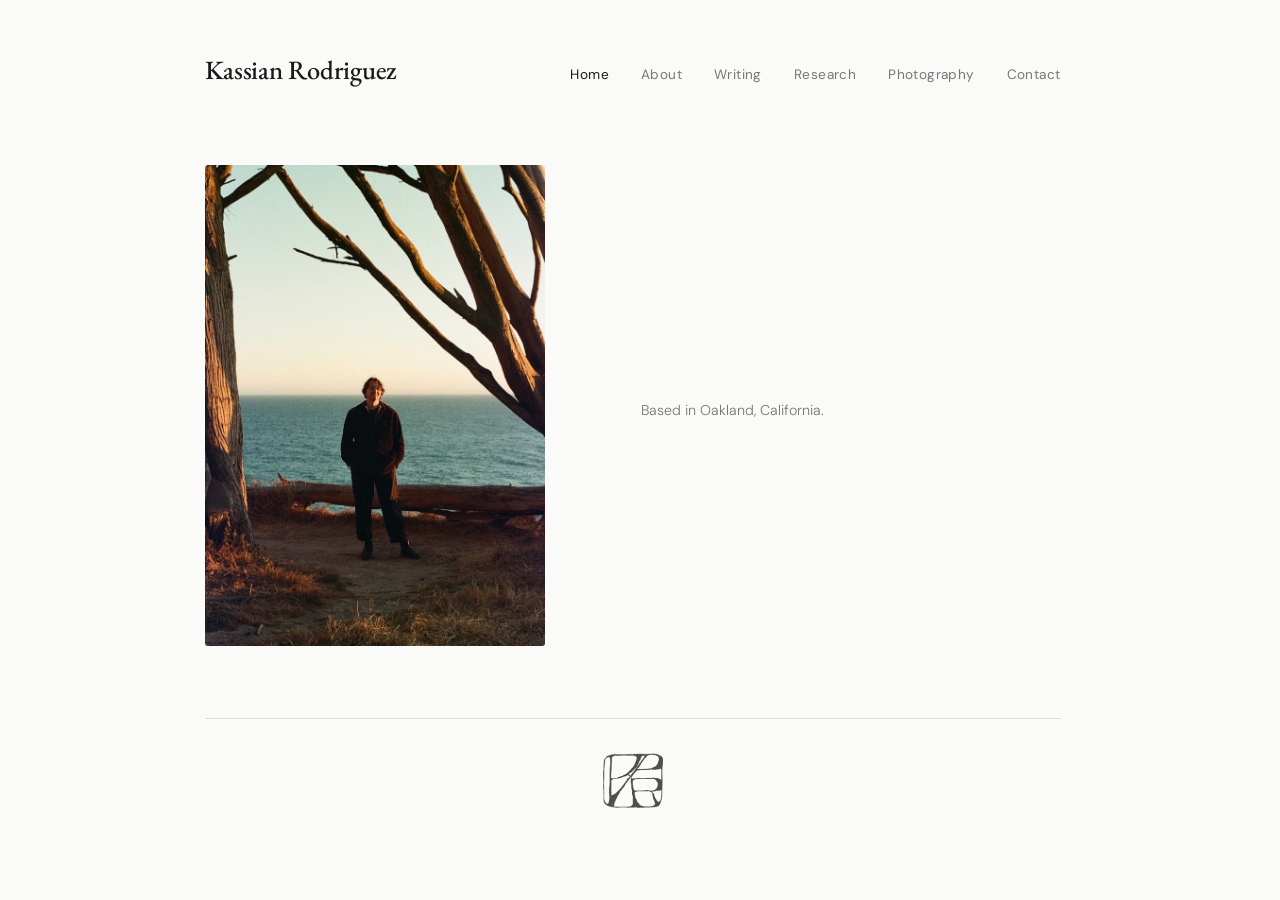
<file: index.html>
<!DOCTYPE html>
<html lang="en">
<head>
    <meta charset="UTF-8">
    <meta name="viewport" content="width=device-width, initial-scale=1.0">
    <title>Kassian Rodriguez</title>
    <link rel="preload" href="assets/fonts/eb-garamond-v32-latin-regular.woff2" as="font" type="font/woff2" crossorigin>
    <link rel="preload" href="assets/fonts/eb-garamond-v32-latin-500.woff2" as="font" type="font/woff2" crossorigin>
    <link rel="preload" href="assets/fonts/dm-sans-v17-latin-300.woff2" as="font" type="font/woff2" crossorigin>
    <link rel="preload" href="assets/fonts/dm-sans-v17-latin-regular.woff2" as="font" type="font/woff2" crossorigin>
    <link rel="stylesheet" href="style.css">
    <link rel="apple-touch-icon" sizes="180x180" href="/apple-touch-icon.png">
    <link rel="icon" type="image/png" sizes="32x32" href="/favicon-32x32.png">
    <link rel="icon" type="image/png" sizes="16x16" href="/favicon-16x16.png">
    <link rel="manifest" href="/site.webmanifest">
    <script data-goatcounter="https://kassianrodriguez.goatcounter.com/count"
        async src="//gc.zgo.at/count.js"></script>  
</head>
<body>
    <div class="site-wrapper">
        <header class="site-header">
            <div class="site-title">
                <a href="index.html">Kassian Rodriguez</a>
            </div>
            <nav class="site-nav">
                <a href="index.html" class="active">Home</a>
                <a href="about.html">About</a>
                <a href="writing.html">Writing</a>
                <a href="research.html">Research</a>
                <a href="photography.html">Photography</a>
                <a href="contact.html">Contact</a>
            </nav>
        </header>


        <main class="home-content">
            <div class="hero">
                <div class="hero-image">
                    <img src="assets/portrait.jpeg" alt="K.P. Rodriguez">
                </div>
                <div class="hero-text">
                    <p class="hero-location">Based in Oakland, California.</p>
                </div>
            </div>
        </main>

        <div class="divider"></div>
        <footer class="site-footer">
            <a href="index.html" class="footer-monogram">
                <img src="assets/kpr-monogram.png" alt="K.P. Rodriguez monogram">
            </a>
        </footer>
    </div>
</body>
</html>
</file>
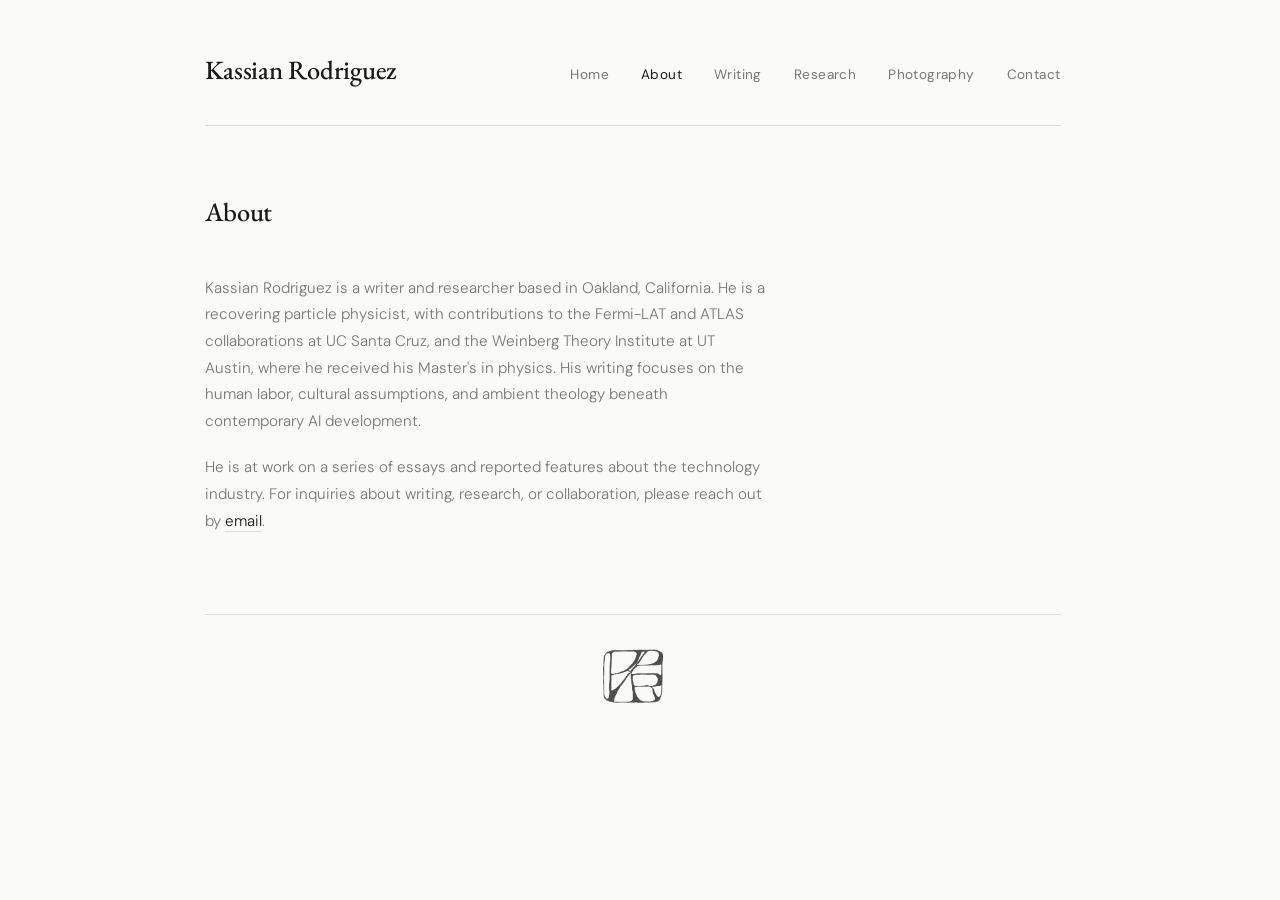
<file: about.html>
<!DOCTYPE html>
<html lang="en">
<head>
    <meta charset="UTF-8">
    <meta name="viewport" content="width=device-width, initial-scale=1.0">
    <title>About — Kassian Rodriguez</title>
    <link rel="preload" href="assets/fonts/eb-garamond-v32-latin-regular.woff2" as="font" type="font/woff2" crossorigin>
    <link rel="preload" href="assets/fonts/eb-garamond-v32-latin-500.woff2" as="font" type="font/woff2" crossorigin>
    <link rel="preload" href="assets/fonts/dm-sans-v17-latin-300.woff2" as="font" type="font/woff2" crossorigin>
    <link rel="preload" href="assets/fonts/dm-sans-v17-latin-regular.woff2" as="font" type="font/woff2" crossorigin>
    <link rel="stylesheet" href="style.css">
    <link rel="apple-touch-icon" sizes="180x180" href="/apple-touch-icon.png">
    <link rel="icon" type="image/png" sizes="32x32" href="/favicon-32x32.png">
    <link rel="icon" type="image/png" sizes="16x16" href="/favicon-16x16.png">
    <link rel="manifest" href="/site.webmanifest">
    <script data-goatcounter="https://kassianrodriguez.goatcounter.com/count"
        async src="//gc.zgo.at/count.js"></script>
</head>
<body>
    <div class="site-wrapper">
        <header class="site-header">
            <div class="site-title">
                <a href="index.html">Kassian Rodriguez</a>
            </div>
            <nav class="site-nav">
                <a href="index.html">Home</a>
                <a href="about.html" class="active">About</a>
                <a href="writing.html">Writing</a>
                <a href="research.html">Research</a>
                <a href="photography.html">Photography</a>
                <a href="contact.html">Contact</a>
            </nav>
        </header>

        <div class="divider"></div>

        <main class="about-content">
            <h1 class="page-title">About</h1>

            <div class="about-text">
                <p>
                   Kassian Rodriguez is a writer and researcher based in Oakland, California. He is a recovering particle physicist, with contributions to the Fermi-LAT and ATLAS collaborations at UC Santa Cruz, and the Weinberg Theory Institute at UT Austin, where he received his Master's in physics. His writing focuses on the human labor, cultural assumptions, and ambient theology beneath contemporary AI development.
                </p>

                <p>
                    He is at work on a series of essays and reported features about the technology industry.
                    For inquiries about writing, research, or collaboration, please reach out by
                    <a href="mailto:kassian@kassianrodriguez.com">email</a>.
                </p>
            </div>
        </main>

        <div class="divider" style="margin-top: 3rem;"></div>

        <footer class="site-footer">
            <a href="index.html" class="footer-monogram">
                <img src="assets/kpr-monogram.png" alt="K.P. Rodriguez monogram">
            </a>
        </footer>
    </div>
</body>
</html>
</file>
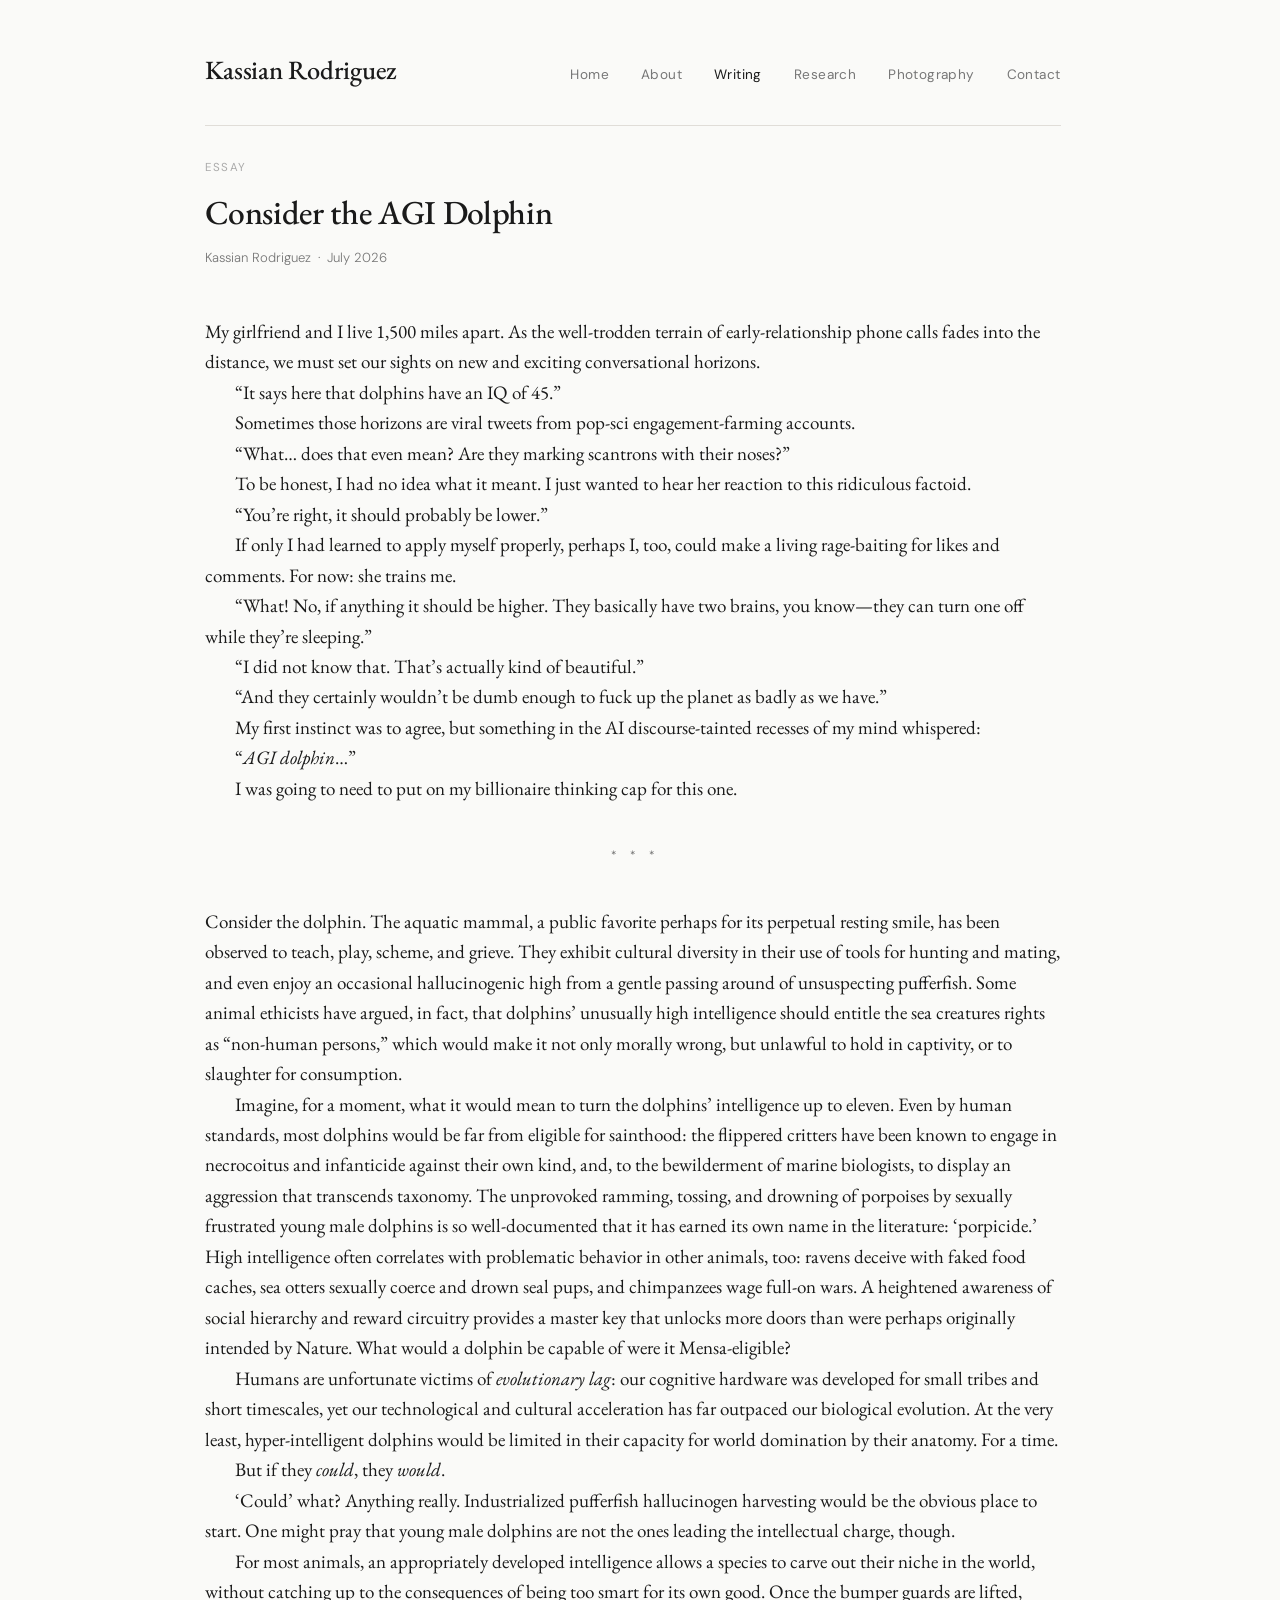
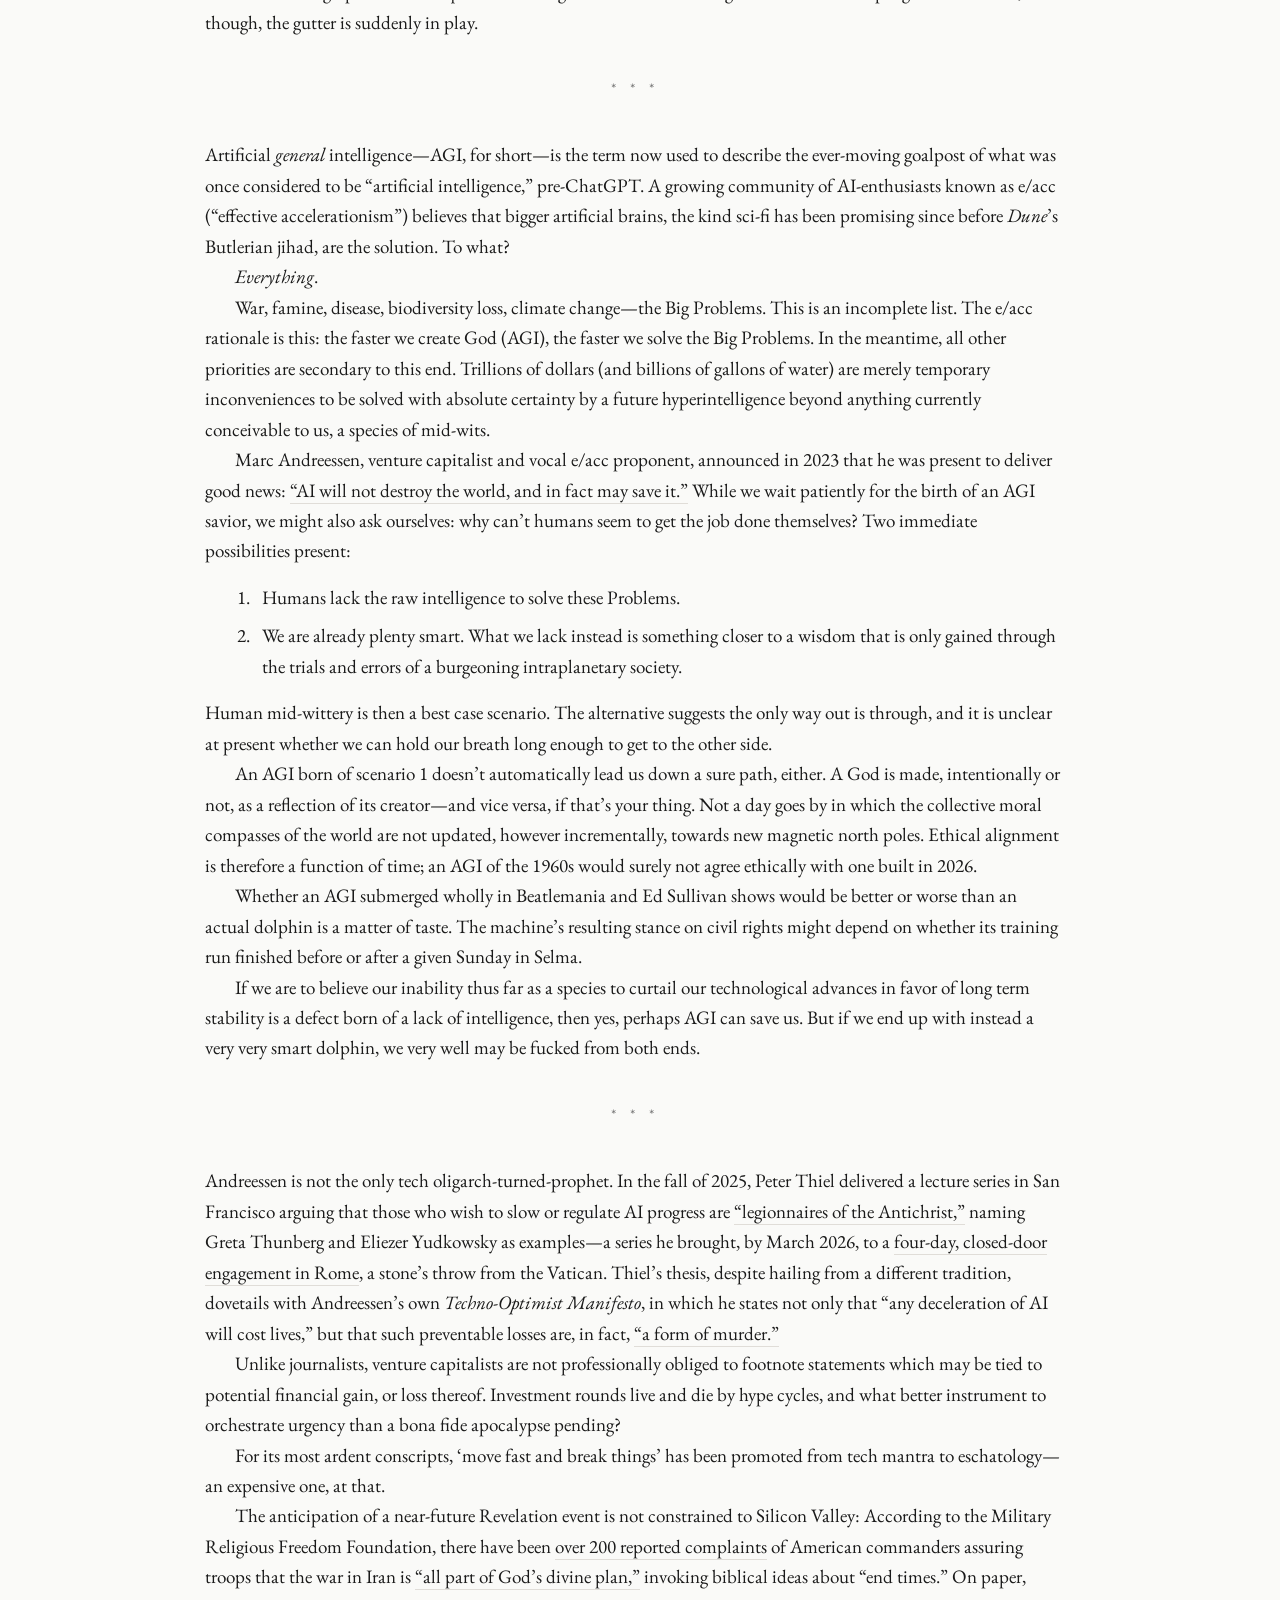
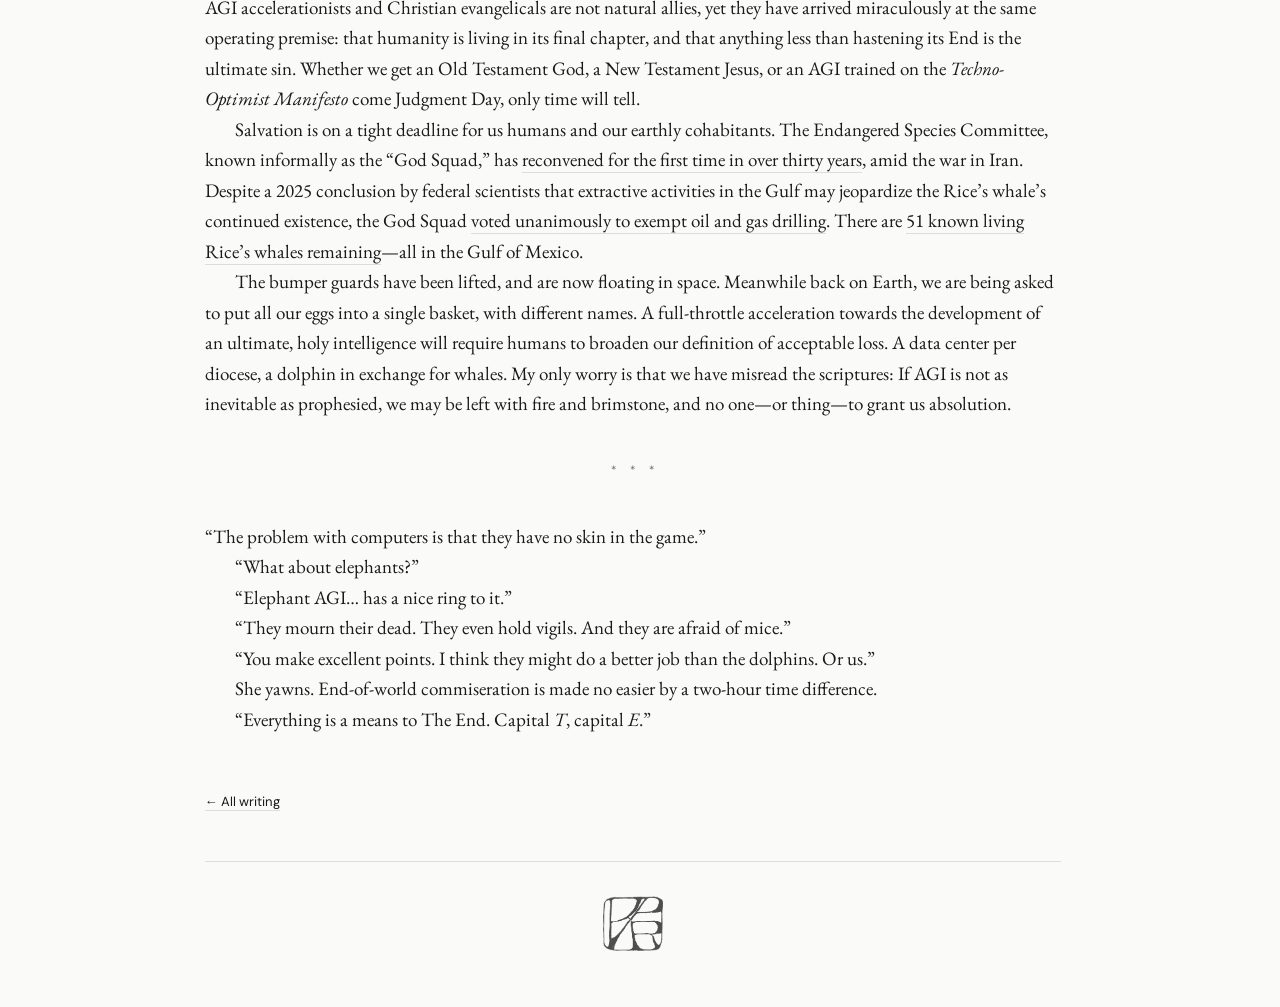
<file: consider-the-agi-dolphin.html>
<!DOCTYPE html>
<html lang="en">
<head>
    <meta charset="UTF-8">
    <meta name="viewport" content="width=device-width, initial-scale=1.0">
    <title>Consider the AGI Dolphin — Kassian Rodriguez</title>
    <meta name="description" content="On dolphins, accelerationists, and the ambient theology of artificial general intelligence.">
    <meta property="og:type" content="article">
    <meta property="og:title" content="Consider the AGI Dolphin">
    <meta property="og:description" content="On dolphins, accelerationists, and the ambient theology of artificial general intelligence.">
    <meta property="og:url" content="https://kassianrodriguez.com/consider-the-agi-dolphin.html">
    <meta property="og:image" content="https://kassianrodriguez.com/assets/portrait.jpeg">
    <meta property="article:author" content="Kassian Rodriguez">
    <meta property="article:published_time" content="2026-07">
    <link rel="preload" href="assets/fonts/eb-garamond-v32-latin-regular.woff2" as="font" type="font/woff2" crossorigin>
    <link rel="preload" href="assets/fonts/eb-garamond-v32-latin-500.woff2" as="font" type="font/woff2" crossorigin>
    <link rel="preload" href="assets/fonts/eb-garamond-v32-latin-italic.woff2" as="font" type="font/woff2" crossorigin>
    <link rel="preload" href="assets/fonts/dm-sans-v17-latin-300.woff2" as="font" type="font/woff2" crossorigin>
    <link rel="preload" href="assets/fonts/dm-sans-v17-latin-regular.woff2" as="font" type="font/woff2" crossorigin>
    <link rel="stylesheet" href="style.css">
    <link rel="apple-touch-icon" sizes="180x180" href="/apple-touch-icon.png">
    <link rel="icon" type="image/png" sizes="32x32" href="/favicon-32x32.png">
    <link rel="icon" type="image/png" sizes="16x16" href="/favicon-16x16.png">
    <link rel="manifest" href="/site.webmanifest">
    <script data-goatcounter="https://kassianrodriguez.goatcounter.com/count"
        async src="//gc.zgo.at/count.js"></script>
</head>
<body>
    <div class="site-wrapper">
        <header class="site-header">
            <div class="site-title">
                <a href="index.html">Kassian Rodriguez</a>
            </div>
            <nav class="site-nav">
                <a href="index.html">Home</a>
                <a href="about.html">About</a>
                <a href="writing.html" class="active">Writing</a>
                <a href="research.html">Research</a>
                <a href="photography.html">Photography</a>
                <a href="contact.html">Contact</a>
            </nav>
        </header>

        <div class="divider"></div>

        <main class="essay">
            <header class="essay-header">
                <p class="essay-kicker">Essay</p>
                <h1 class="essay-title">Consider the AGI Dolphin</h1>
                <p class="essay-byline">Kassian Rodriguez&ensp;·&ensp;July 2026</p>
            </header>

            <div class="essay-body">
                <p>My girlfriend and I live 1,500 miles apart. As the well-trodden terrain of early-relationship phone calls fades into the distance, we must set our sights on new and exciting conversational horizons.</p>
                <p>&ldquo;It says here that dolphins have an IQ of 45.&rdquo;</p>
                <p>Sometimes those horizons are viral tweets from pop-sci engagement-farming accounts.</p>
                <p>&ldquo;What&hellip; does that even mean? Are they marking scantrons with their noses?&rdquo;</p>
                <p>To be honest, I had no idea what it meant. I just wanted to hear her reaction to this ridiculous factoid.</p>
                <p>&ldquo;You&rsquo;re right, it should probably be lower.&rdquo;</p>
                <p>If only I had learned to apply myself properly, perhaps I, too, could make a living rage-baiting for likes and comments. For now: she trains me.</p>
                <p>&ldquo;What! No, if anything it should be higher. They basically have two brains, you know&mdash;they can turn one off while they&rsquo;re sleeping.&rdquo;</p>
                <p>&ldquo;I did not know that. That&rsquo;s actually kind of beautiful.&rdquo;</p>
                <p>&ldquo;And they certainly wouldn&rsquo;t be dumb enough to fuck up the planet as badly as we have.&rdquo;</p>
                <p>My first instinct was to agree, but something in the AI discourse-tainted recesses of my mind whispered:</p>
                <p>&ldquo;<em>AGI dolphin</em>&hellip;&rdquo;</p>
                <p>I was going to need to put on my billionaire thinking cap for this one.</p>

                <p class="dinkus" aria-hidden="true">***</p>

                <p>Consider the dolphin. The aquatic mammal, a public favorite perhaps for its perpetual resting smile, has been observed to teach, play, scheme, and grieve. They exhibit cultural diversity in their use of tools for hunting and mating, and even enjoy an occasional hallucinogenic high from a gentle passing around of unsuspecting pufferfish. Some animal ethicists have argued, in fact, that dolphins&rsquo; unusually high intelligence should entitle the sea creatures rights as &ldquo;non-human persons,&rdquo; which would make it not only morally wrong, but unlawful to hold in captivity, or to slaughter for consumption.</p>
                <p>Imagine, for a moment, what it would mean to turn the dolphins&rsquo; intelligence up to eleven. Even by human standards, most dolphins would be far from eligible for sainthood: the flippered critters have been known to engage in necrocoitus and infanticide against their own kind, and, to the bewilderment of marine biologists, to display an aggression that transcends taxonomy. The unprovoked ramming, tossing, and drowning of porpoises by sexually frustrated young male dolphins is so well-documented that it has earned its own name in the literature: &lsquo;porpicide.&rsquo; High intelligence often correlates with problematic behavior in other animals, too: ravens deceive with faked food caches, sea otters sexually coerce and drown seal pups, and chimpanzees wage full-on wars. A heightened awareness of social hierarchy and reward circuitry provides a master key that unlocks more doors than were perhaps originally intended by Nature. What would a dolphin be capable of were it Mensa-eligible?</p>
                <p>Humans are unfortunate victims of <em>evolutionary lag</em>: our cognitive hardware was developed for small tribes and short timescales, yet our technological and cultural acceleration has far outpaced our biological evolution. At the very least, hyper-intelligent dolphins would be limited in their capacity for world domination by their anatomy. For a time.</p>
                <p>But if they <em>could</em>, they <em>would</em>.</p>
                <p>&lsquo;Could&rsquo; what? Anything really. Industrialized pufferfish hallucinogen harvesting would be the obvious place to start. One might pray that young male dolphins are not the ones leading the intellectual charge, though.</p>
                <p>For most animals, an appropriately developed intelligence allows a species to carve out their niche in the world, without catching up to the consequences of being too smart for its own good. Once the bumper guards are lifted, though, the gutter is suddenly in play.</p>

                <p class="dinkus" aria-hidden="true">***</p>

                <p>Artificial <em>general</em> intelligence&mdash;AGI, for short&mdash;is the term now used to describe the ever-moving goalpost of what was once considered to be &ldquo;artificial intelligence,&rdquo; pre-ChatGPT. A growing community of AI-enthusiasts known as e/acc (&ldquo;effective accelerationism&rdquo;) believes that bigger artificial brains, the kind sci-fi has been promising since before <em>Dune</em>&rsquo;s Butlerian jihad, are the solution. To what?</p>
                <p><em>Everything</em>.</p>
                <p>War, famine, disease, biodiversity loss, climate change&mdash;the Big Problems. This is an incomplete list. The e/acc rationale is this: the faster we create God (AGI), the faster we solve the Big Problems. In the meantime, all other priorities are secondary to this end. Trillions of dollars (and billions of gallons of water) are merely temporary inconveniences to be solved with absolute certainty by a future hyperintelligence beyond anything currently conceivable to us, a species of mid-wits.</p>
                <p>Marc Andreessen, venture capitalist and vocal e/acc proponent, announced in 2023 that he was present to deliver good news: <a href="https://a16z.com/ai-will-save-the-world/">&ldquo;AI will not destroy the world, and in fact may save it.&rdquo;</a> While we wait patiently for the birth of an AGI savior, we might also ask ourselves: why can&rsquo;t humans seem to get the job done themselves? Two immediate possibilities present:</p>
                <ol>
                    <li>Humans lack the raw intelligence to solve these Problems.</li>
                    <li>We are already plenty smart. What we lack instead is something closer to a wisdom that is only gained through the trials and errors of a burgeoning intraplanetary society.</li>
                </ol>
                <p>Human mid-wittery is then a best case scenario. The alternative suggests the only way out is through, and it is unclear at present whether we can hold our breath long enough to get to the other side.</p>
                <p>An AGI born of scenario 1 doesn&rsquo;t automatically lead us down a sure path, either. A God is made, intentionally or not, as a reflection of its creator&mdash;and vice versa, if that&rsquo;s your thing. Not a day goes by in which the collective moral compasses of the world are not updated, however incrementally, towards new magnetic north poles. Ethical alignment is therefore a function of time; an AGI of the 1960s would surely not agree ethically with one built in 2026.</p>
                <p>Whether an AGI submerged wholly in Beatlemania and Ed Sullivan shows would be better or worse than an actual dolphin is a matter of taste. The machine&rsquo;s resulting stance on civil rights might depend on whether its training run finished before or after a given Sunday in Selma.</p>
                <p>If we are to believe our inability thus far as a species to curtail our technological advances in favor of long term stability is a defect born of a lack of intelligence, then yes, perhaps AGI can save us. But if we end up with instead a very very smart dolphin, we very well may be fucked from both ends.</p>

                <p class="dinkus" aria-hidden="true">***</p>

                <p>Andreessen is not the only tech oligarch-turned-prophet. In the fall of 2025, Peter Thiel delivered a lecture series in San Francisco arguing that those who wish to slow or regulate AI progress are <a href="https://religionnews.com/2026/01/02/tech-revival-after-peter-thiels-antichrist-talks-theres-hope-and-wariness/">&ldquo;legionnaires of the Antichrist,&rdquo;</a> naming Greta Thunberg and Eliezer Yudkowsky as examples&mdash;a series he brought, by March 2026, to a <a href="https://www.pbs.org/newshour/nation/peter-thiel-brings-his-lectures-on-the-antichrist-to-the-vaticans-doorstep">four-day, closed-door engagement in Rome</a>, a stone&rsquo;s throw from the Vatican. Thiel&rsquo;s thesis, despite hailing from a different tradition, dovetails with Andreessen&rsquo;s own <em>Techno-Optimist Manifesto</em>, in which he states not only that &ldquo;any deceleration of AI will cost lives,&rdquo; but that such preventable losses are, in fact, <a href="https://thehill.com/policy/technology/4261105-andreessen-ai-warning-cost-lives/">&ldquo;a form of murder.&rdquo;</a></p>
                <p>Unlike journalists, venture capitalists are not professionally obliged to footnote statements which may be tied to potential financial gain, or loss thereof. Investment rounds live and die by hype cycles, and what better instrument to orchestrate urgency than a bona fide apocalypse pending?</p>
                <p>For its most ardent conscripts, &lsquo;move fast and break things&rsquo; has been promoted from tech mantra to eschatology&mdash;an expensive one, at that.</p>
                <p>The anticipation of a near-future Revelation event is not constrained to Silicon Valley: According to the Military Religious Freedom Foundation, there have been <a href="https://www.military.com/daily-news/2026/03/03/military-officers-accused-of-framing-iran-war-biblical-mandate.html">over 200 reported complaints</a> of American commanders assuring troops that the war in Iran is <a href="https://jonathanlarsen.substack.com/p/us-troops-were-told-iran-war-is-for">&ldquo;all part of God&rsquo;s divine plan,&rdquo;</a> invoking biblical ideas about &ldquo;end times.&rdquo; On paper, AGI accelerationists and Christian evangelicals are not natural allies, yet they have arrived miraculously at the same operating premise: that humanity is living in its final chapter, and that anything less than hastening its End is the ultimate sin. Whether we get an Old Testament God, a New Testament Jesus, or an AGI trained on the <em>Techno-Optimist Manifesto</em> come Judgment Day, only time will tell.</p>
                <p>Salvation is on a tight deadline for us humans and our earthly cohabitants. The Endangered Species Committee, known informally as the &ldquo;God Squad,&rdquo; has <a href="https://www.washingtonpost.com/climate-environment/2026/03/31/trump-god-squad-rices-whales-endangered-species/">reconvened for the first time in over thirty years</a>, amid the war in Iran. Despite a 2025 conclusion by federal scientists that extractive activities in the Gulf may jeopardize the Rice&rsquo;s whale&rsquo;s continued existence, the God Squad <a href="https://www.cnn.com/2026/03/31/climate/trump-god-squad-rices-whale-gulf-oil">voted unanimously to exempt oil and gas drilling</a>. There are <a href="https://www.endangered.org/how-many-whales-does-it-take-to-save-a-species-the-story-of-the-rices-whale/">51 known living Rice&rsquo;s whales remaining</a>&mdash;all in the Gulf of Mexico.</p>
                <p>The bumper guards have been lifted, and are now floating in space. Meanwhile back on Earth, we are being asked to put all our eggs into a single basket, with different names. A full-throttle acceleration towards the development of an ultimate, holy intelligence will require humans to broaden our definition of acceptable loss. A data center per diocese, a dolphin in exchange for whales. My only worry is that we have misread the scriptures: If AGI is not as inevitable as prophesied, we may be left with fire and brimstone, and no one&mdash;or thing&mdash;to grant us absolution.</p>

                <p class="dinkus" aria-hidden="true">***</p>

                <p>&ldquo;The problem with computers is that they have no skin in the game.&rdquo;</p>
                <p>&ldquo;What about elephants?&rdquo;</p>
                <p>&ldquo;Elephant AGI&hellip; has a nice ring to it.&rdquo;</p>
                <p>&ldquo;They mourn their dead. They even hold vigils. And they are afraid of mice.&rdquo;</p>
                <p>&ldquo;You make excellent points. I think they might do a better job than the dolphins. Or us.&rdquo;</p>
                <p>She yawns. End-of-world commiseration is made no easier by a two-hour time difference.</p>
                <p>&ldquo;Everything is a means to The End. Capital <em>T</em>, capital <em>E</em>.&rdquo;</p>
            </div>

            <footer class="essay-footer">
                <a href="writing.html">&larr; All writing</a>
            </footer>
        </main>

        <div class="divider" style="margin-top: 3rem;"></div>

        <footer class="site-footer">
            <a href="index.html" class="footer-monogram">
                <img src="assets/kpr-monogram.png" alt="K.P. Rodriguez monogram">
            </a>
        </footer>
    </div>
</body>
</html>
</file>
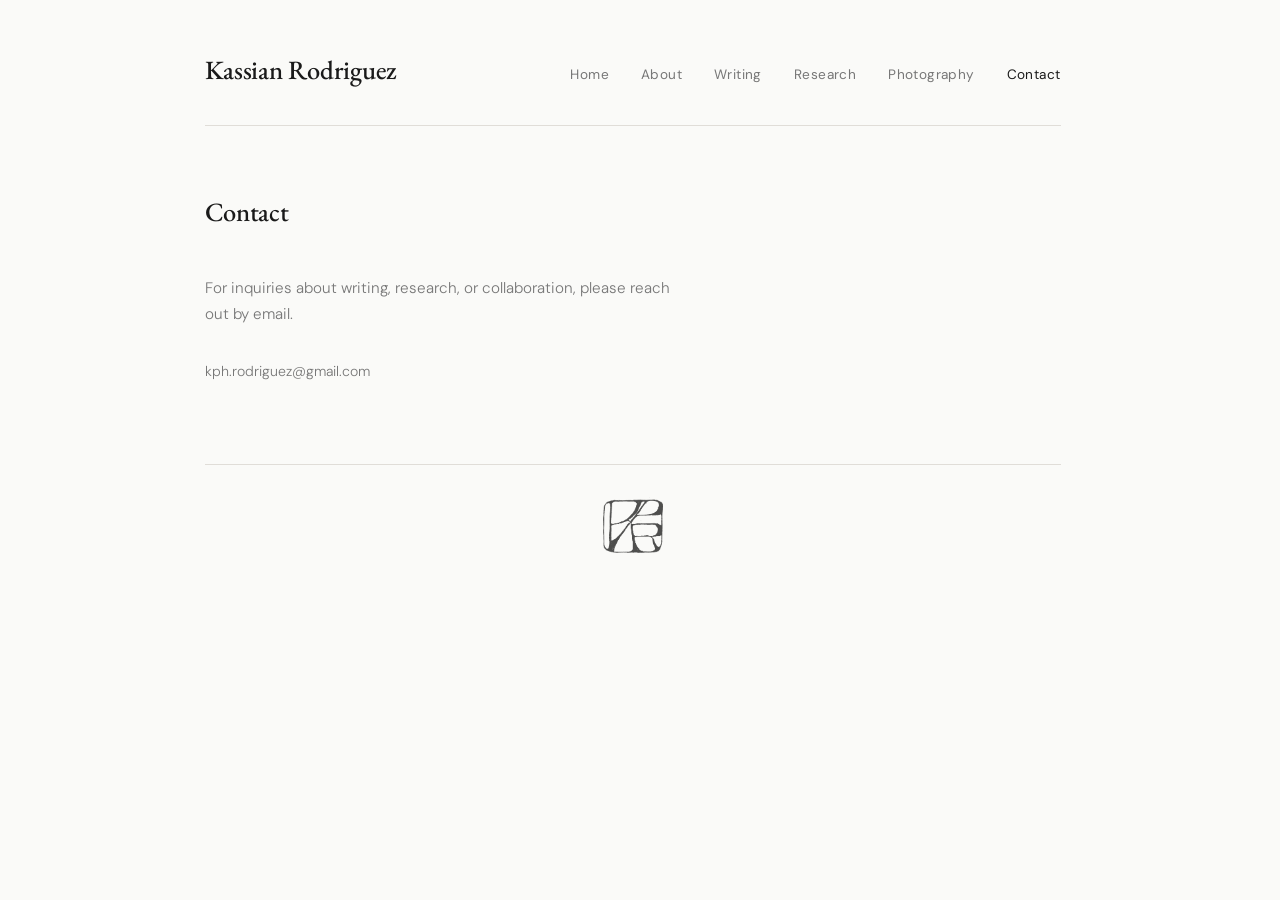
<file: contact.html>
<!DOCTYPE html>
<html lang="en">
<head>
    <meta charset="UTF-8">
    <meta name="viewport" content="width=device-width, initial-scale=1.0">
    <title>Contact — Kassian Rodriguez</title>
    <link rel="preload" href="assets/fonts/eb-garamond-v32-latin-regular.woff2" as="font" type="font/woff2" crossorigin>
    <link rel="preload" href="assets/fonts/eb-garamond-v32-latin-500.woff2" as="font" type="font/woff2" crossorigin>
    <link rel="preload" href="assets/fonts/dm-sans-v17-latin-300.woff2" as="font" type="font/woff2" crossorigin>
    <link rel="preload" href="assets/fonts/dm-sans-v17-latin-regular.woff2" as="font" type="font/woff2" crossorigin>
    <link rel="stylesheet" href="style.css">
    <link rel="apple-touch-icon" sizes="180x180" href="/apple-touch-icon.png">
    <link rel="icon" type="image/png" sizes="32x32" href="/favicon-32x32.png">
    <link rel="icon" type="image/png" sizes="16x16" href="/favicon-16x16.png">
    <link rel="manifest" href="/site.webmanifest">
    <script data-goatcounter="https://kassianrodriguez.goatcounter.com/count"
        async src="//gc.zgo.at/count.js"></script>
</head>
<body>
    <div class="site-wrapper">
        <header class="site-header">
            <div class="site-title">
                <a href="index.html">Kassian Rodriguez</a>
            </div>
            <nav class="site-nav">
                <a href="index.html">Home</a>
                <a href="about.html">About</a>
                <a href="writing.html">Writing</a>
                <a href="research.html">Research</a>
                <a href="photography.html">Photography</a>
                <a href="contact.html" class="active">Contact</a>
            </nav>
        </header>

        <div class="divider"></div>

        <main class="contact-content">
            <h1 class="page-title">Contact</h1>

            <p class="contact-text">
                For inquiries about writing, research, or collaboration, 
                please reach out by email.
            </p>

            <div class="contact-links">
                <a href="mailto:kph.rodriguez@gmail.com">kph.rodriguez@gmail.com</a>
                <!-- Add social links as needed:
                <a href="https://instagram.com/yourusername" target="_blank" rel="noopener">Instagram</a>
                <a href="https://linkedin.com/in/yourusername" target="_blank" rel="noopener">LinkedIn</a>
                -->
            </div>
        </main>

        <div class="divider" style="margin-top: 3rem;"></div>

        <footer class="site-footer">
            <a href="index.html" class="footer-monogram">
                <img src="assets/kpr-monogram.png" alt="K.P. Rodriguez monogram">
            </a>
        </footer>
    </div>
</body>
</html>
</file>
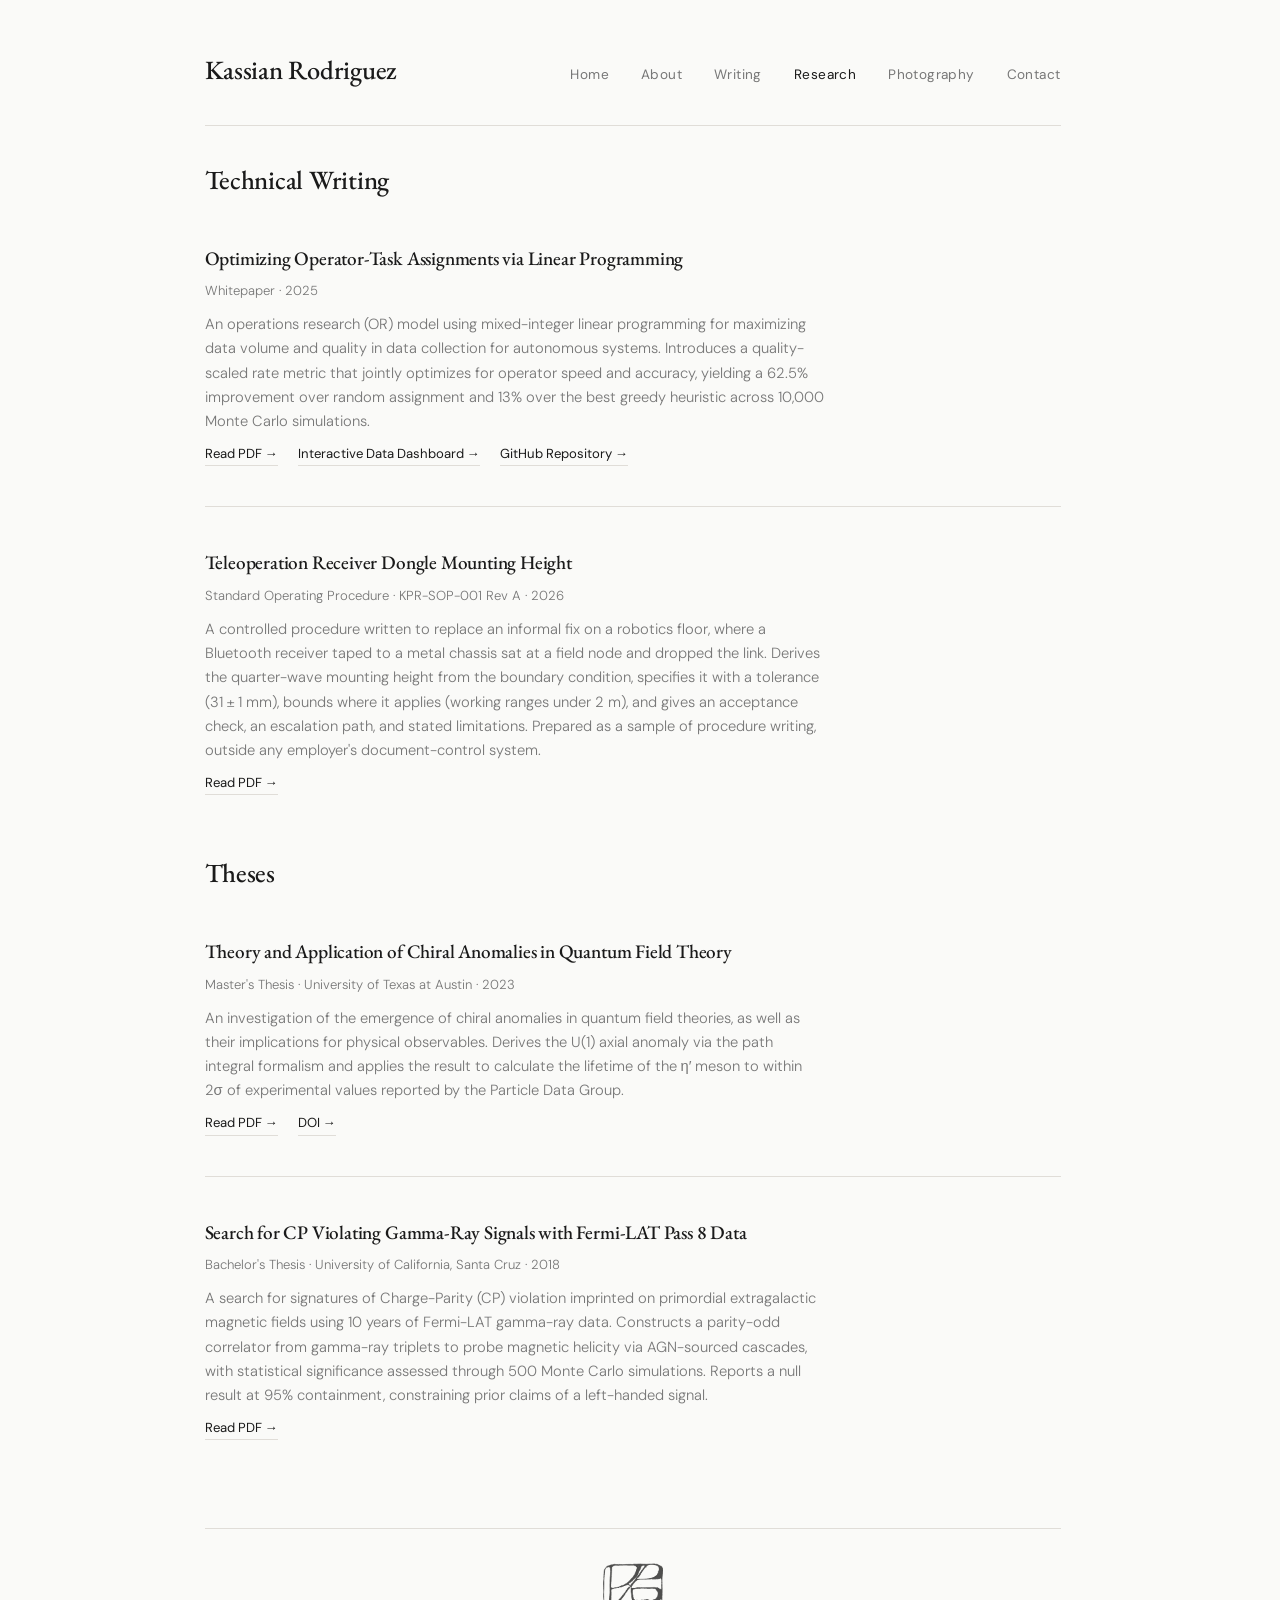
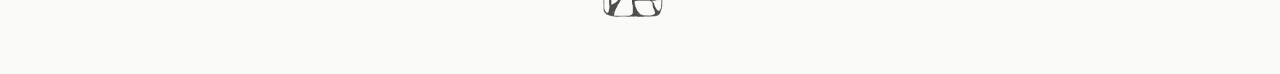
<file: research.html>
<!DOCTYPE html>
<html lang="en">
<head>
    <meta charset="UTF-8">
    <meta name="viewport" content="width=device-width, initial-scale=1.0">
    <title>Research — Kassian Rodriguez</title>
    <link rel="preload" href="assets/fonts/eb-garamond-v32-latin-regular.woff2" as="font" type="font/woff2" crossorigin>
    <link rel="preload" href="assets/fonts/eb-garamond-v32-latin-500.woff2" as="font" type="font/woff2" crossorigin>
    <link rel="preload" href="assets/fonts/dm-sans-v17-latin-300.woff2" as="font" type="font/woff2" crossorigin>
    <link rel="preload" href="assets/fonts/dm-sans-v17-latin-regular.woff2" as="font" type="font/woff2" crossorigin>
    <link rel="stylesheet" href="style.css">
    <link rel="apple-touch-icon" sizes="180x180" href="/apple-touch-icon.png">
    <link rel="icon" type="image/png" sizes="32x32" href="/favicon-32x32.png">
    <link rel="icon" type="image/png" sizes="16x16" href="/favicon-16x16.png">
    <link rel="manifest" href="/site.webmanifest">
    <script data-goatcounter="https://kassianrodriguez.goatcounter.com/count"
        async src="//gc.zgo.at/count.js"></script>
</head>
<body>
    <div class="site-wrapper">
        <header class="site-header">
            <div class="site-title">
                <a href="index.html">Kassian Rodriguez</a>
            </div>
            <nav class="site-nav">
                <a href="index.html">Home</a>
                <a href="about.html">About</a>
                <a href="writing.html">Writing</a>
                <a href="research.html" class="active">Research</a>
                <a href="photography.html">Photography</a>
                <a href="contact.html">Contact</a>
            </nav>
        </header>

        <div class="divider"></div>

        <main>
            <h1 class="page-title">Technical Writing</h1>

            <div class="research-list">

                <div class="research-item">
                    <h2 class="research-item-title">Optimizing Operator-Task Assignments via Linear Programming</h2>
                    <p class="research-item-meta">Whitepaper · 2025</p>
                    <p class="research-item-description">An operations research (OR) model using mixed-integer linear programming for maximizing data volume and quality in data collection for autonomous systems. Introduces a quality-scaled rate metric that jointly optimizes for operator speed and accuracy, yielding a 62.5% improvement over random assignment and 13% over the best greedy heuristic across 10,000 Monte Carlo simulations.</p>
                    <a href="assets/papers/Rodriguez_Optimizing_Operator_Task_Assignments_via_Linear_Programming.pdf" class="research-item-link" style="margin-right: 1rem;">Read PDF →</a>
                    <a href="https://operator-task-optimization.streamlit.app" class="research-item-link" style="margin-right: 1rem;">Interactive Data Dashboard →</a>
                    <a href="https://github.com/maudefish/operator-task-optimization" class="research-item-link" style="margin-right: 1rem;">GitHub Repository →</a>
                </div>

                <div class="research-item">
                    <h2 class="research-item-title">Teleoperation Receiver Dongle Mounting Height</h2>
                    <p class="research-item-meta">Standard Operating Procedure · KPR-SOP-001 Rev A · 2026</p>
                    <p class="research-item-description">A controlled procedure written to replace an informal fix on a robotics floor, where a Bluetooth receiver taped to a metal chassis sat at a field node and dropped the link. Derives the quarter-wave mounting height from the boundary condition, specifies it with a tolerance (31 ± 1 mm), bounds where it applies (working ranges under 2 m), and gives an acceptance check, an escalation path, and stated limitations. Prepared as a sample of procedure writing, outside any employer's document-control system.</p>
                    <a href="assets/papers/Rodriguez_KPR-SOP-001_RevA.pdf" class="research-item-link" style="margin-right: 1rem;">Read PDF →</a>
                </div>

            </div>

            <h1 class="page-title" style="margin-top: 1rem;">Theses</h1>

            <div class="research-list">

                <div class="research-item">
                    <h2 class="research-item-title">Theory and Application of Chiral Anomalies in Quantum Field Theory</h2>
                    <p class="research-item-meta">Master's Thesis · University of Texas at Austin · 2023</p>
                    <p class="research-item-description">An investigation of the emergence of chiral anomalies in quantum field theories, as well as their implications for physical observables. Derives the U(1) axial anomaly via the path integral formalism and applies the result to calculate the lifetime of the η′ meson to within 2σ of experimental values reported by the Particle Data Group.</p>
                    <a href="assets/papers/Rodriguez_Masters_Thesis_UT_Physics.pdf" class="research-item-link" style="margin-right: 1rem;">Read PDF →</a>
                    <a href="https://doi.org/10.26153/tsw/51063" class="research-item-link" style="margin-right: 1rem;">DOI →</a>
                </div>

                <div class="research-item">
                    <h2 class="research-item-title">Search for CP Violating Gamma-Ray Signals with Fermi-LAT Pass 8 Data</h2>
                    <p class="research-item-meta">Bachelor's Thesis · University of California, Santa Cruz · 2018</p>
                    <p class="research-item-description">A search for signatures of Charge-Parity (CP) violation imprinted on primordial extragalactic magnetic fields using 10 years of Fermi-LAT gamma-ray data. Constructs a parity-odd correlator from gamma-ray triplets to probe magnetic helicity via AGN-sourced cascades, with statistical significance assessed through 500 Monte Carlo simulations. Reports a null result at 95% containment, constraining prior claims of a left-handed signal.</p>
                    <a href="assets/papers/Rodriguez_Undergraduate_Thesis_UCSC_Physics.pdf" class="research-item-link" style="margin-right: 1rem;">Read PDF →</a>
                </div>
                <!-- 
                Add more items here. 
                Link the research-item-link to hosted PDFs.
                -->

            </div>
        </main>

        <div class="divider" style="margin-top: 3rem;"></div>

        <footer class="site-footer">
            <a href="index.html" class="footer-monogram">
                <img src="assets/kpr-monogram.png" alt="K.P. Rodriguez monogram">
            </a>
        </footer>
    </div>
</body>
</html>
</file>
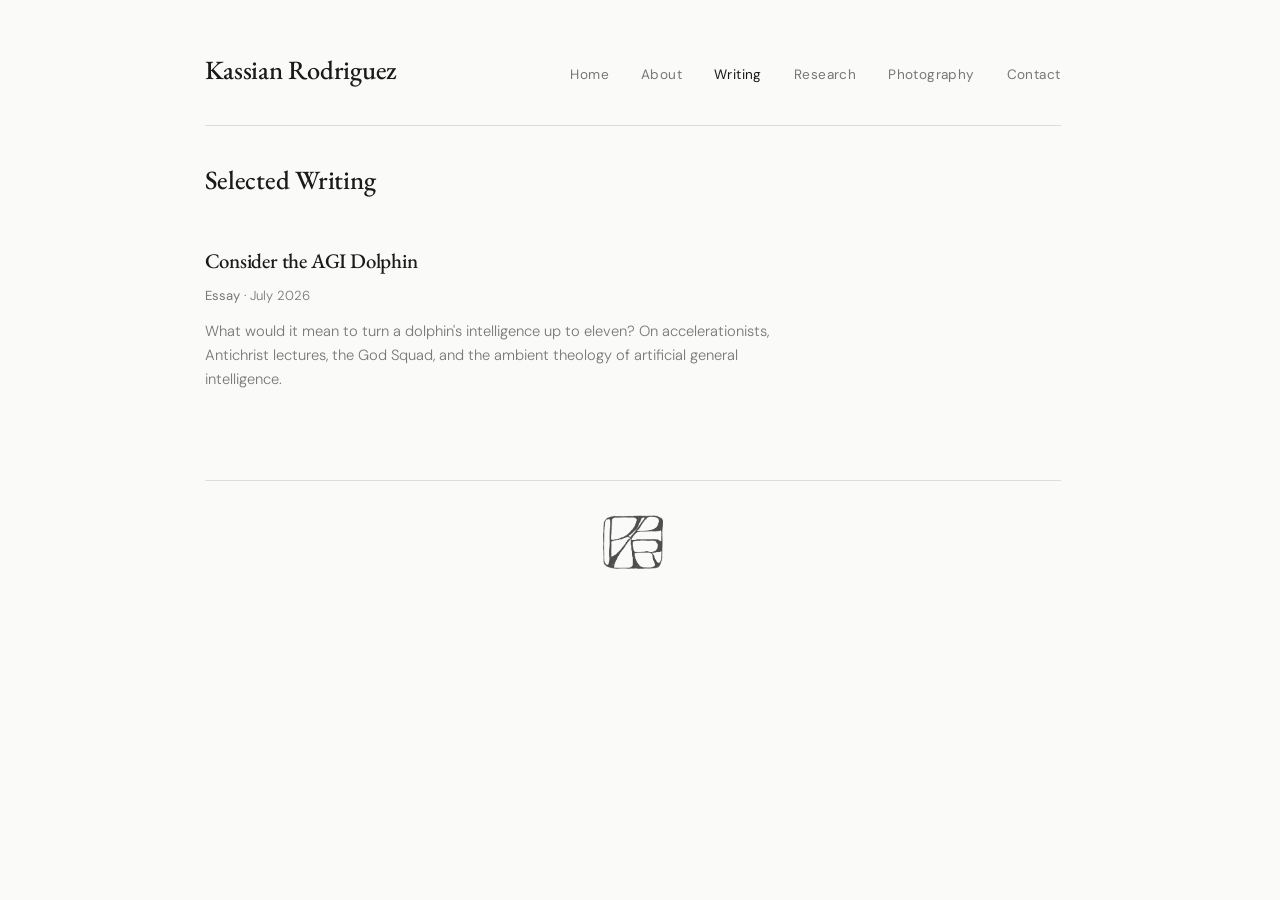
<file: writing.html>
<!DOCTYPE html>
<html lang="en">
<head>
    <meta charset="UTF-8">
    <meta name="viewport" content="width=device-width, initial-scale=1.0">
    <title>Writing — Kassian Rodriguez</title>
    <link rel="preload" href="assets/fonts/eb-garamond-v32-latin-regular.woff2" as="font" type="font/woff2" crossorigin>
    <link rel="preload" href="assets/fonts/eb-garamond-v32-latin-500.woff2" as="font" type="font/woff2" crossorigin>
    <link rel="preload" href="assets/fonts/dm-sans-v17-latin-300.woff2" as="font" type="font/woff2" crossorigin>
    <link rel="preload" href="assets/fonts/dm-sans-v17-latin-regular.woff2" as="font" type="font/woff2" crossorigin>
    <link rel="stylesheet" href="style.css">
    <link rel="apple-touch-icon" sizes="180x180" href="/apple-touch-icon.png">
    <link rel="icon" type="image/png" sizes="32x32" href="/favicon-32x32.png">
    <link rel="icon" type="image/png" sizes="16x16" href="/favicon-16x16.png">
    <link rel="manifest" href="/site.webmanifest">
    <script data-goatcounter="https://kassianrodriguez.goatcounter.com/count"
        async src="//gc.zgo.at/count.js"></script>
</head>
<body>
    <div class="site-wrapper">
        <header class="site-header">
            <div class="site-title">
                <a href="index.html">Kassian Rodriguez</a>
            </div>
            <nav class="site-nav">
                <a href="index.html">Home</a>
                <a href="about.html">About</a>
                <a href="writing.html" class="active">Writing</a>
                <a href="research.html">Research</a>
                <a href="photography.html">Photography</a>
                <a href="contact.html">Contact</a>
            </nav>
        </header>

        <div class="divider"></div>

        <main>
            <h1 class="page-title">Selected Writing</h1>

            <div class="writing-list">

                <div class="writing-item">
                    <a href="consider-the-agi-dolphin.html">
                        <h2 class="writing-item-title">Consider the AGI Dolphin</h2>
                    </a>
                    <p class="writing-item-meta"><span class="pub">Essay</span> · July 2026</p>
                    <p class="writing-item-description">What would it mean to turn a dolphin's intelligence up to eleven? On accelerationists, Antichrist lectures, the God Squad, and the ambient theology of artificial general intelligence.</p>
                </div>

                <!-- 
                To add more pieces, copy a writing-item block and edit the title, meta, and description.
                Link the <a href="..."> to an essay page, PDF, or external URL.
                For published work, set the publication name inside <span class="pub">.
                -->

            </div>
        </main>

        <div class="divider" style="margin-top: 3rem;"></div>

        <footer class="site-footer">
            <a href="index.html" class="footer-monogram">
                <img src="assets/kpr-monogram.png" alt="K.P. Rodriguez monogram">
            </a>
        </footer>
    </div>
</body>
</html>
</file>
<file: style.css>
/* ========================================
   K.P. Rodriguez — Portfolio
   Editorial minimal aesthetic
   ======================================== */

/*@import url('https://fonts.googleapis.com/css2?family=EB+Garamond:ital,wght@0,400;0,500;0,600;1,400;1,500&family=DM+Sans:wght@300;400;500&display=swap');*/
/* EB Garamond */
@font-face {
    font-family: 'EB Garamond';
    font-style: normal;
    font-weight: 400;
    font-display: swap;
    src: url('assets/fonts/eb-garamond-v32-latin-regular.woff2') format('woff2');
}
@font-face {
    font-family: 'EB Garamond';
    font-style: normal;
    font-weight: 500;
    font-display: swap;
    src: url('assets/fonts/eb-garamond-v32-latin-500.woff2') format('woff2');
}
@font-face {
    font-family: 'EB Garamond';
    font-style: normal;
    font-weight: 600;
    font-display: swap;
    src: url('assets/fonts/eb-garamond-v32-latin-600.woff2') format('woff2');
}
@font-face {
    font-family: 'EB Garamond';
    font-style: italic;
    font-weight: 400;
    font-display: swap;
    src: url('assets/fonts/eb-garamond-v32-latin-italic.woff2') format('woff2');
}
@font-face {
    font-family: 'EB Garamond';
    font-style: italic;
    font-weight: 500;
    font-display: swap;
    src: url('assets/fonts/eb-garamond-v32-latin-500italic.woff2') format('woff2');
}

/* DM Sans */
@font-face {
    font-family: 'DM Sans';
    font-style: normal;
    font-weight: 300;
    font-display: swap;
    src: url('assets/fonts/dm-sans-v17-latin-300.woff2') format('woff2');
}
@font-face {
    font-family: 'DM Sans';
    font-style: normal;
    font-weight: 400;
    font-display: swap;
    src: url('assets/fonts/dm-sans-v17-latin-regular.woff2') format('woff2');
}
@font-face {
    font-family: 'DM Sans';
    font-style: normal;
    font-weight: 500;
    font-display: swap;
    src: url('assets/fonts/dm-sans-v17-latin-500.woff2') format('woff2');
}
:root {
    --color-text: #1a1a1a;
    --color-text-secondary: #777;
    --color-text-tertiary: #aaa;
    --color-bg: #fafaf8;
    --color-border: #e0ddd8;
    --color-accent: #1a1a1a;
    --font-serif: 'EB Garamond', Georgia, 'Times New Roman', serif;
    --font-sans: 'DM Sans', -apple-system, BlinkMacSystemFont, sans-serif;
    --max-width: 920px;
    --side-padding: 2rem;
}

/* Reset */
*, *::before, *::after {
    margin: 0;
    padding: 0;
    box-sizing: border-box;
}

html {
    font-size: 16px;
    -webkit-font-smoothing: antialiased;
    -moz-osx-font-smoothing: grayscale;
    scrollbar-gutter: stable;
}

body {
    font-family: var(--font-sans);
    font-weight: 300;
    color: var(--color-text);
    background-color: var(--color-bg);
    line-height: 1.7;
}

a {
    color: inherit;
    text-decoration: none;
}

/* Layout */
.site-wrapper {
    max-width: var(--max-width);
    margin: 0 auto;
    padding: 3rem var(--side-padding) 2rem;
}

/* Header */
.site-header {
    display: flex;
    justify-content: space-between;
    align-items: baseline;
    margin-bottom: 0;
}

.site-title a {
    font-family: var(--font-serif);
    font-size: 1.65rem;
    font-weight: 500;
    letter-spacing: -0.01em;
    color: var(--color-text);
    transition: opacity 0.2s ease;
}

.site-title a:hover {
    opacity: 0.6;
}

.site-nav {
    display: flex;
    gap: 2rem;
}

.site-nav a {
    font-family: var(--font-sans);
    font-size: 0.85rem;
    font-weight: 400;
    color: var(--color-text-secondary);
    letter-spacing: 0.03em;
    transition: color 0.2s ease;
}

.site-nav a:hover,
.site-nav a.active {
    color: var(--color-text);
}

/* Divider */
.divider {
    height: 1px;
    background: var(--color-border);
    margin: 2rem 0;
}

/* Home Hero */
.home-content {
    padding: 4.5rem 0 2rem;
}

.hero {
    display: flex;
    align-items: center;
    gap: 6rem;
}

.hero-image {
    flex-shrink: 0;
}

.hero-image img {
    width: 340px;
    height: auto;
    object-fit: cover;
    border-radius: 3px;
    filter: contrast(1.02) saturate(0.95);
}

.hero-text {
    flex: 1;
}

.hero-location {
    font-size: 0.89rem;
    color: var(--color-text-secondary);
    font-weight: 320;
}

/* Footer */
.site-footer {
    padding-bottom: 1rem;
    display: flex;
    flex-direction: column;
    align-items: center;
    gap: 1rem;
}

.footer-links {
    display: flex;
    gap: 1.5rem;
}

.footer-links a {
    font-size: 0.8rem;
    color: var(--color-text-tertiary);
    letter-spacing: 0.03em;
    transition: color 0.2s ease;
}

.footer-links a:hover {
    color: var(--color-text);
}
.footer-monogram img {
    width: 60px;
    height: auto;
    opacity: 0.7;
    transition: opacity 0.2s ease;
}

.footer-monogram:hover img {
    opacity: 1;
}

/* ========================================
   Writing Page
   ======================================== */
.page-title {
    font-family: var(--font-serif);
    font-size: 1.65rem;
    font-weight: 500;
    margin-bottom: 2.5rem;
    letter-spacing: -0.01em;
}

.writing-list {
    display: flex;
    flex-direction: column;
    gap: 2.5rem;
}

.writing-item {
    padding-bottom: 2.5rem;
    border-bottom: 1px solid var(--color-border);
}

.writing-item:last-child {
    border-bottom: none;
}

.writing-item a {
    display: block;
}

.writing-item-title {
    font-family: var(--font-serif);
    font-size: 1.3rem;
    font-weight: 500;
    margin-bottom: 0.4rem;
    letter-spacing: -0.01em;
    transition: opacity 0.2s ease;
}

.writing-item a:hover .writing-item-title {
    opacity: 0.6;
}

.writing-item-meta {
    font-size: 0.82rem;
    color: var(--color-text-secondary);
    margin-bottom: 0.75rem;
    font-weight: 300;
}

.writing-item-meta .pub {
    font-weight: 400;
}

.writing-item-description {
    font-size: 0.92rem;
    color: var(--color-text-secondary);
    line-height: 1.65;
    max-width: 600px;
}

.tag {
    display: inline-block;
    font-size: 0.7rem;
    font-weight: 400;
    letter-spacing: 0.06em;
    text-transform: uppercase;
    color: var(--color-text-secondary);
    border: 1px solid var(--color-border);
    padding: 0.15rem 0.5rem;
    border-radius: 2px;
    margin-left: 0.5rem;
    vertical-align: middle;
}

.tag.forthcoming {
    color: var(--color-text-tertiary);
    border-color: var(--color-text-tertiary);
}

/* ========================================
   Research Page
   ======================================== */
.research-list {
    display: flex;
    flex-direction: column;
    gap: 2.5rem;
}

.research-item {
    padding-bottom: 2.5rem;
    border-bottom: 1px solid var(--color-border);
}

.research-item:last-child {
    border-bottom: none;
}

.research-item-title {
    font-family: var(--font-serif);
    font-size: 1.2rem;
    font-weight: 500;
    margin-bottom: 0.3rem;
    letter-spacing: -0.01em;
}

.research-item-meta {
    font-size: 0.82rem;
    color: var(--color-text-secondary);
    margin-bottom: 0.6rem;
    font-weight: 300;
}

.research-item-description {
    font-size: 0.92rem;
    color: var(--color-text-secondary);
    line-height: 1.65;
    max-width: 620px;
}

.research-item-link {
    display: inline-block;
    font-size: 0.82rem;
    color: var(--color-text);
    margin-top: 0.6rem;
    font-weight: 400;
    border-bottom: 1px solid var(--color-border);
    transition: border-color 0.2s ease;
}

.research-item-link:hover {
    border-color: var(--color-text);
}

/* ========================================
   Photography Page
   ======================================== */
.photo-intro {
    font-size: 0.92rem;
    color: var(--color-text-secondary);
    margin-bottom: 2.5rem;
    max-width: 500px;
    line-height: 1.65;
}

.photo-grid {
    display: grid;
    grid-template-columns: repeat(3, 1fr);
    gap: 0.6rem;
}

.photo-grid img {
    width: 100%;
    aspect-ratio: 3 / 2;
    object-fit: cover;
    filter: contrast(1.02) saturate(0.9);
    transition: filter 0.3s ease, opacity 0.3s ease;
    cursor: pointer;
}

.photo-grid img:hover {
    opacity: 0.85;
}

/* Lightbox */
.lightbox {
    display: none;
    position: fixed;
    inset: 0;
    background: rgba(0, 0, 0, 0.92);
    z-index: 1000;
    justify-content: center;
    align-items: center;
    cursor: pointer;
}

.lightbox.active {
    display: flex;
}

.lightbox img {
    max-width: 88vw;
    max-height: 88vh;
    object-fit: contain;
}

/* ========================================
   Contact Page
   ======================================== */
.contact-content {
    padding: 2rem 0;
}

.contact-text {
    font-size: 0.95rem;
    color: var(--color-text-secondary);
    line-height: 1.75;
    max-width: 480px;
}

.contact-text a {
    color: var(--color-text);
    border-bottom: 1px solid var(--color-border);
    transition: border-color 0.2s ease;
}

.contact-text a:hover {
    border-color: var(--color-text);
}

.contact-links {
    margin-top: 2rem;
    display: flex;
    flex-direction: column;
    gap: 0.6rem;
}

.contact-links a {
    font-size: 0.88rem;
    color: var(--color-text-secondary);
    transition: color 0.2s ease;
}

.contact-links a:hover {
    color: var(--color-text);
}

/* ========================================
   Responsive
   ======================================== */
@media (max-width: 720px) {
    .site-wrapper {
        padding: 2rem 1.25rem 1.5rem;
    }

    .site-header {
        flex-direction: column;
        gap: 1.25rem;
    }

    .site-nav {
        gap: 1.5rem;
    }

    .hero {
        flex-direction: column;
        gap: 2rem;
        text-align: center;
    }

    .hero-image img {
        width: 240px;
    }

    .photo-grid {
        grid-template-columns: repeat(2, 1fr);
    }

    .writing-item-description,
    .research-item-description {
        max-width: 100%;
    }
}

@media (max-width: 480px) {
    .site-nav {
        gap: 1.2rem;
        flex-wrap: wrap;
    }

    .hero-image img {
        width: 200px;
    }

    .photo-grid {
        grid-template-columns: 1fr 1fr;
        gap: 0.4rem;
    }
}

/* ========================================
   About Page
   ======================================== */
.about-content {
    padding: 2rem 0;
}

.about-text {
    display: flex;
    flex-direction: column;
    gap: 1.25rem;
    max-width: 560px;
}

.about-text p {
    font-size: 0.95rem;
    color: var(--color-text-secondary);
    line-height: 1.75;
}

.about-text a {
    color: var(--color-text);
    border-bottom: 1px solid var(--color-border);
    transition: border-color 0.2s ease;
}

.about-text a:hover {
    border-color: var(--color-text);
}
}
/* ========================================
   Essay Page
   ======================================== */
.essay {
    max-width: 40rem;
    margin: 0 auto;
    padding: 1.5rem 0 2rem;
}

.essay-header {
    margin-bottom: 3rem;
}

.essay-kicker {
    font-family: var(--font-sans);
    font-size: 0.72rem;
    font-weight: 400;
    letter-spacing: 0.12em;
    text-transform: uppercase;
    color: var(--color-text-tertiary);
    margin-bottom: 0.9rem;
}

.essay-title {
    font-family: var(--font-serif);
    font-size: 2.1rem;
    font-weight: 500;
    letter-spacing: -0.01em;
    line-height: 1.2;
    margin-bottom: 0.9rem;
}

.essay-byline {
    font-family: var(--font-sans);
    font-size: 0.82rem;
    font-weight: 300;
    color: var(--color-text-secondary);
}

.essay-body {
    font-family: var(--font-serif);
    font-size: 1.19rem;
    line-height: 1.6;
    color: var(--color-text);
}

/* Print-style paragraphing: indents, not gaps.
   First paragraph of each section sits flush. */
.essay-body p {
    margin: 0;
}

.essay-body p + p {
    text-indent: 1.6em;
}

.essay-body .dinkus {
    text-indent: 0;
    text-align: center;
    letter-spacing: 0.9em;
    margin: 2.4rem 0 2.4rem 0.9em; /* left margin offsets trailing letter-spacing */
    color: var(--color-text-secondary);
    font-size: 1rem;
    user-select: none;
}

.essay-body .dinkus + p {
    text-indent: 0;
}

.essay-body a {
    color: var(--color-text);
    border-bottom: 1px solid var(--color-border);
    transition: border-color 0.2s ease;
}

.essay-body a:hover {
    border-color: var(--color-text);
}

.essay-body ol {
    margin: 1rem 0 1rem 2.6em;
    padding: 0;
}

.essay-body ol li {
    padding-left: 0.4em;
    margin-bottom: 0.5rem;
}

.essay-footer {
    margin-top: 3.5rem;
    font-family: var(--font-sans);
    font-size: 0.82rem;
    font-weight: 400;
}

.essay-footer a {
    color: var(--color-text);
    border-bottom: 1px solid var(--color-border);
    transition: border-color 0.2s ease;
}

.essay-footer a:hover {
    border-color: var(--color-text);
}

@media (max-width: 720px) {
    .essay {
        padding-top: 0.5rem;
    }

    .essay-title {
        font-size: 1.75rem;
    }

    .essay-body {
        font-size: 1.12rem;
        line-height: 1.62;
    }
}
</file>
